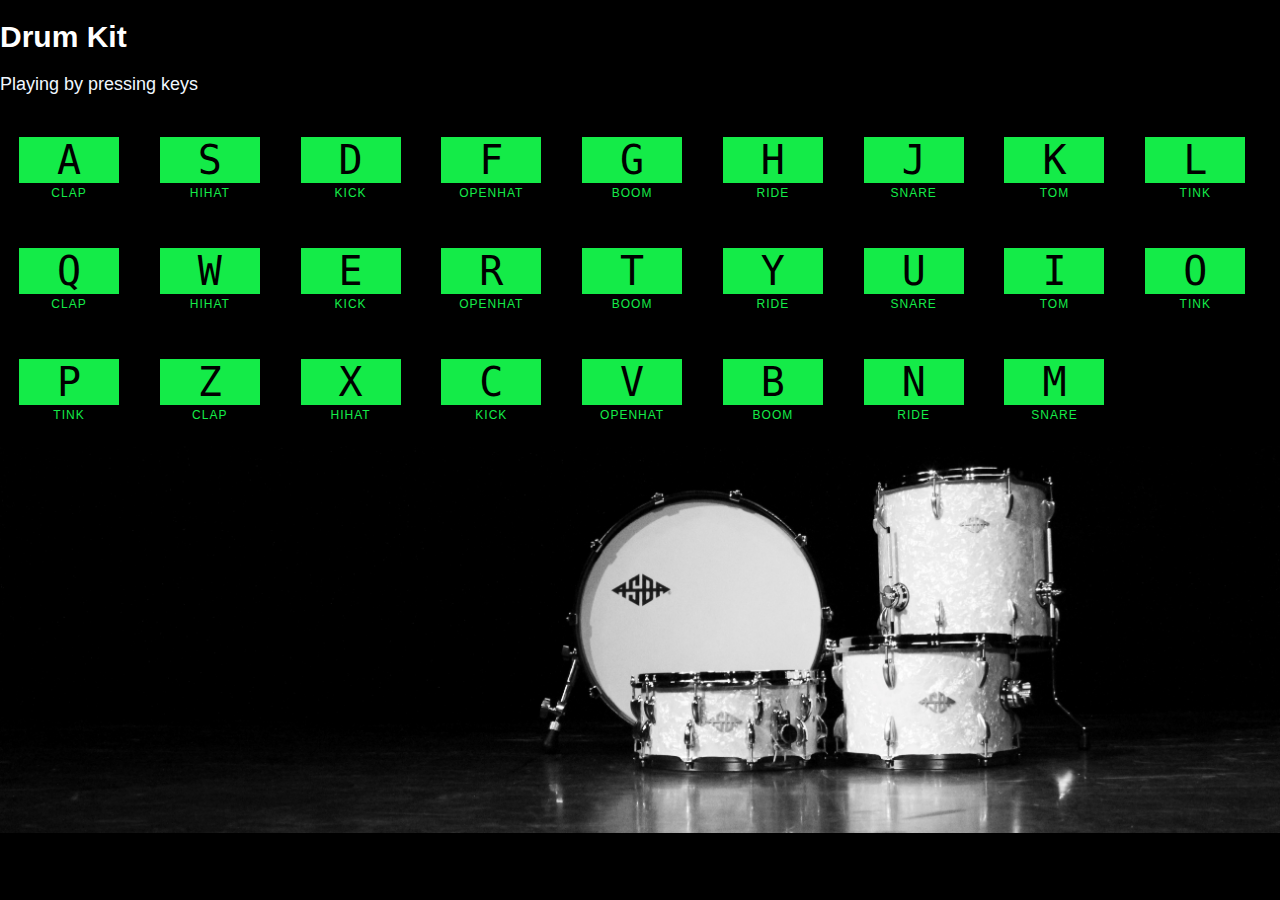
<file: 01 - JavaScript Drum Kit/index.html>
<!DOCTYPE html>
<html lang="en">
<head>
  <meta charset="UTF-8">
  <title>Drum Kit</title>
  <link rel="stylesheet" href="https://cdnjs.cloudflare.com/ajax/libs/twitter-bootstrap/4.0.0-alpha.4/css/bootstrap.min.css" integrity="sha512-FOS5ANNUsuvefA5Fm6hZBLsxqfF105LIysEgV8VNz29jZLVYIhI+MOLKPBmMXgkHhARFHf5pE7KbXOLE6TXW0A==" crossorigin="anonymous" referrerpolicy="no-referrer" />
  <link rel="stylesheet" href="style.css">
</head>
<body>


<div class="container">
  <div class="row">
    <div class="col-lg-12">
      <h1 class="text-center mt-5 pt-5">Drum Kit</h1>
<p class="text-center mt-2">Playing by pressing keys</p>

  <div class="keys">
    <div data-key="65" class="key">
      <kbd>A</kbd>
      <span class="sound">clap</span>
    </div>
    <div data-key="83" class="key">
      <kbd>S</kbd>
      <span class="sound">hihat</span>
    </div>
    <div data-key="68" class="key">
      <kbd>D</kbd>
      <span class="sound">kick</span>
    </div>
    <div data-key="70" class="key">
      <kbd>F</kbd>
      <span class="sound">openhat</span>
    </div>
    <div data-key="71" class="key">
      <kbd>G</kbd>
      <span class="sound">boom</span>
    </div>
    <div data-key="72" class="key">
      <kbd>H</kbd>
      <span class="sound">ride</span>
    </div>
    <div data-key="74" class="key">
      <kbd>J</kbd>
      <span class="sound">snare</span>
    </div>
    <div data-key="75" class="key">
      <kbd>K</kbd>
      <span class="sound">tom</span>
    </div>
    <div data-key="76" class="key">
      <kbd>L</kbd>
      <span class="sound">tink</span>
    </div>

<div data-key="81" class="key">
<kbd>Q</kbd>
      <span class="sound">clap</span>
    </div>
    <div data-key="87" class="key">
      <kbd>W</kbd>
      <span class="sound">hihat</span>
    </div>
    <div data-key="69" class="key">
      <kbd>E</kbd>
      <span class="sound">kick</span>
    </div>
    <div data-key="82" class="key">
      <kbd>R</kbd>
      <span class="sound">openhat</span>
    </div>
    <div data-key="84" class="key">
      <kbd>T</kbd>
      <span class="sound">boom</span>
    </div>
    <div data-key="89" class="key">
      <kbd>Y</kbd>
      <span class="sound">ride</span>
    </div>
    <div data-key="85" class="key">
      <kbd>U</kbd>
      <span class="sound">snare</span>
    </div>
    <div data-key="73" class="key">
      <kbd>I</kbd>
      <span class="sound">tom</span>
    </div>
    <div data-key="79" class="key">
      <kbd>O</kbd>
      <span class="sound">tink</span>
    </div>
    <div data-key="80" class="key">
      <kbd>P</kbd>
      <span class="sound">tink</span>
    </div>

    <div data-key="90" class="key">
      <kbd>Z</kbd>
            <span class="sound">clap</span>
          </div>
          <div data-key="88" class="key">
            <kbd>X</kbd>
            <span class="sound">hihat</span>
          </div>
          <div data-key="67" class="key">
            <kbd>C</kbd>
            <span class="sound">kick</span>
          </div>
          <div data-key="86" class="key">
            <kbd>V</kbd>
            <span class="sound">openhat</span>
          </div>
          <div data-key="66" class="key">
            <kbd>B</kbd>
            <span class="sound">boom</span>
          </div>
          <div data-key="78" class="key">
            <kbd>N</kbd>
            <span class="sound">ride</span>
          </div>
          <div data-key="77" class="key">
            <kbd>M</kbd>
            <span class="sound">snare</span>
          </div>
          
  </div>
</div>
</div>
</div>
  <div class="img">
    <img src="./background.jpg" alt="">
  </div>
  
  <audio data-key="65" src="sounds/clap.wav"></audio>
  <audio data-key="83" src="sounds/hihat.wav"></audio>
  <audio data-key="68" src="sounds/kick.wav"></audio>
  <audio data-key="70" src="sounds/openhat.wav"></audio>
  <audio data-key="71" src="sounds/boom.wav"></audio>
  <audio data-key="72" src="sounds/ride.wav"></audio>
  <audio data-key="74" src="sounds/snare.wav"></audio>
  <audio data-key="75" src="sounds/tom.wav"></audio>
  <audio data-key="76" src="sounds/tink.wav"></audio>

  <audio data-key="81" src="./sounds/xtra/dembow.mp3"></audio>
  <audio data-key="87" src="./sounds/xtra/fail.wav"></audio>
  <audio data-key="69" src="sounds/xtra/fillin.mp3"></audio>
  <audio data-key="82" src="sounds/xtra/kick-bass.mp3"></audio>
  <audio data-key="84" src="sounds/xtra/kickthebass.mp3"></audio>
  <audio data-key="89" src="sounds/xtra/punch.mp3"></audio>
  <audio data-key="85" src="sounds/xtra/wenk.wav"></audio>
  <audio data-key="73" src="sounds/tom.wav"></audio>
  <audio data-key="79" src="sounds/tink.wav"></audio>
  <audio data-key="80" src="sounds/tink.wav"></audio>

  <audio data-key="90" src="./sounds/xtra/dembow.mp3"></audio>
  <audio data-key="88" src="./sounds/xtra/fail.wav"></audio>
  <audio data-key="67" src="sounds/xtra/fillin.mp3"></audio>
  <audio data-key="86" src="sounds/xtra/kick-bass.mp3"></audio>
  <audio data-key="66" src="sounds/kick.wav"></audio>
  <audio data-key="78" src="sounds/boom.wav"></audio>
  <audio data-key="77" src="sounds/xtra/wenk.wav"></audio>



  <script src="https://code.jquery.com/jquery-3.2.1.slim.min.js" integrity="sha384-KJ3o2DKtIkvYIK3UENzmM7KCkRr/rE9/Qpg6aAZGJwFDMVNA/GpGFF93hXpG5KkN" crossorigin="anonymous"></script>
<script src="https://cdn.jsdelivr.net/npm/popper.js@1.12.9/dist/umd/popper.min.js" integrity="sha384-ApNbgh9B+Y1QKtv3Rn7W3mgPxhU9K/ScQsAP7hUibX39j7fakFPskvXusvfa0b4Q" crossorigin="anonymous"></script>
<script src="https://cdn.jsdelivr.net/npm/bootstrap@4.0.0/dist/js/bootstrap.min.js" integrity="sha384-JZR6Spejh4U02d8jOt6vLEHfe/JQGiRRSQQxSfFWpi1MquVdAyjUar5+76PVCmYl" crossorigin="anonymous"></script>
<script src="./main.js"></Script>

</script>


</body>
</html>
</file>
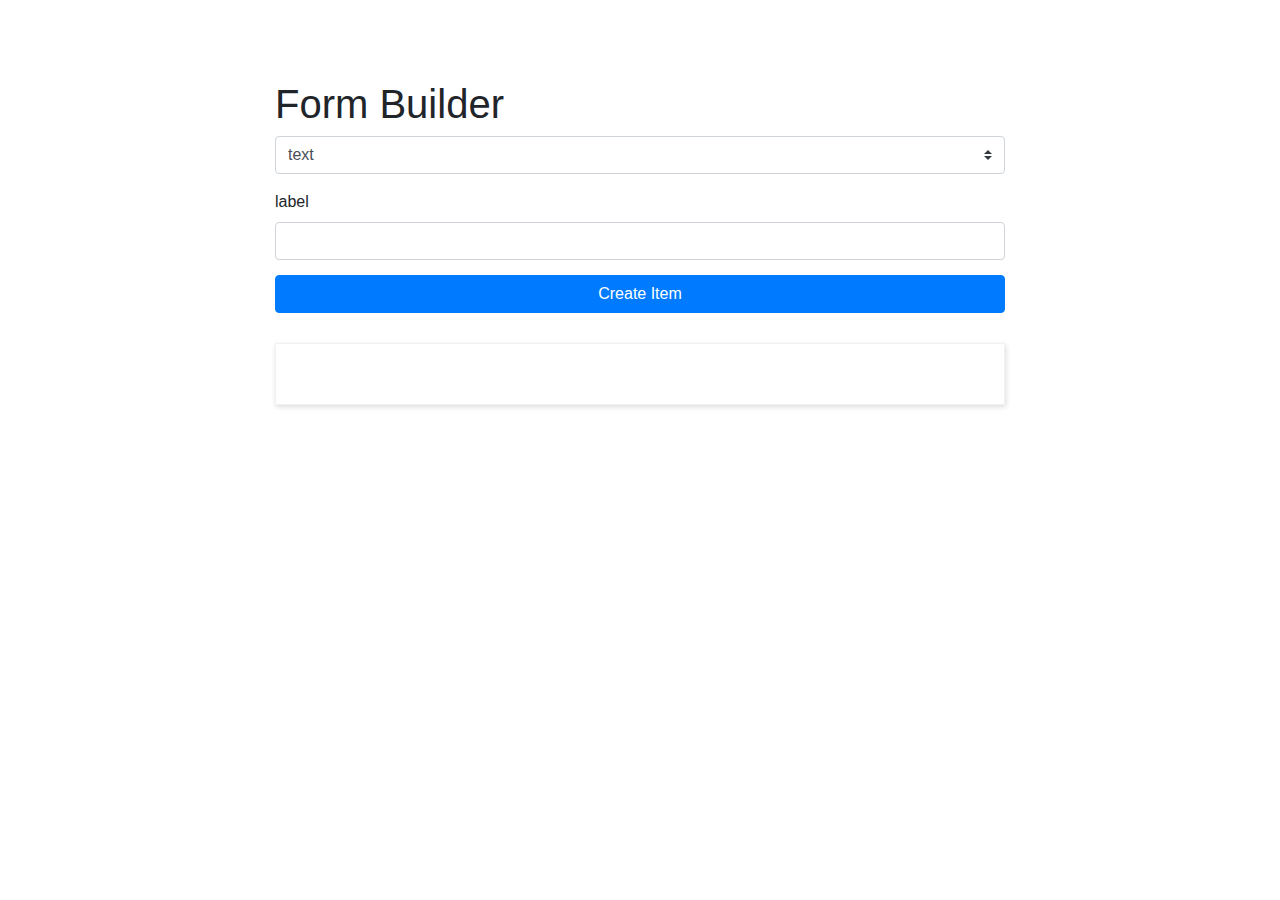
<file: 02 - Form Builder/index.html>
<!doctype html>
<html lang="en">
  <head>
    <meta charset="utf-8">
    <meta name="viewport" content="width=device-width, initial-scale=1, shrink-to-fit=no">
 
    <link rel="stylesheet" href="https://cdn.jsdelivr.net/npm/bootstrap@4.0.0/dist/css/bootstrap.min.css" integrity="sha384-Gn5384xqQ1aoWXA+058RXPxPg6fy4IWvTNh0E263XmFcJlSAwiGgFAW/dAiS6JXm" crossorigin="anonymous">
    <link rel="stylesheet" href="./assets/style.css">
    <title>Form builder</title>
  </head>
  <body>
    <div class="space"></div>
    <div class="container">
        <div class="row justify-content-center">
            <div class="col-lg-8">
              <h1>Form Builder</h1>
                <div class="input-group mb-3">
                    <select class="custom-select" id="inputGroupSelect02">
                      <option selected>text</option>
                      <option value="number">Number</option>
                      <option value="date">Date</option>
                      <option value="textarea">Textarea</option>
                      <option value="submit">Submit</option>
                    </select>
                </div> 
                <div class="mainContent">
                  <label class="label-control" for="">label</label>
                    <input type="text" class="form-control labelInput">
                </div>  
                <div class="mainContent">
                    <button class="btn btnEle btn-primary">Create Item</button>
                </div>  
            </div>
            
        </div>
        <div class="row justify-content-center">
            <div class="col-lg-8">
                <div class="output">  
                </div>  
                
            </div>
            
        </div>
    </div>

   
    <script src="https://code.jquery.com/jquery-3.2.1.slim.min.js" integrity="sha384-KJ3o2DKtIkvYIK3UENzmM7KCkRr/rE9/Qpg6aAZGJwFDMVNA/GpGFF93hXpG5KkN" crossorigin="anonymous"></script>
    <script src="https://cdn.jsdelivr.net/npm/popper.js@1.12.9/dist/umd/popper.min.js" integrity="sha384-ApNbgh9B+Y1QKtv3Rn7W3mgPxhU9K/ScQsAP7hUibX39j7fakFPskvXusvfa0b4Q" crossorigin="anonymous"></script>
    <script src="https://cdn.jsdelivr.net/npm/bootstrap@4.0.0/dist/js/bootstrap.min.js" integrity="sha384-JZR6Spejh4U02d8jOt6vLEHfe/JQGiRRSQQxSfFWpi1MquVdAyjUar5+76PVCmYl" crossorigin="anonymous"></script>
    <script src="./assets/main.js"></script>
  </body>
</html>
</file>
<file: 01 - JavaScript Drum Kit/style.css>
html {
  font-size: 10px;
  
}

body,html {
  margin: 0;
  padding: 0;
  font-family: sans-serif;
  background-color: black;
}
body{
 
}

.keys {
  /* display: flex; */
  /* flex: 1; */
  align-items: center;
  justify-content: center;
  /* background: url('./background.jpg') bottom center;
  background-size: cover; */
  /* margin-top: 400px; */
}

.key {
  border: .4rem solid black;
  border-radius: .5rem;
  margin: 1rem;
  font-size: 1.5rem;
  padding: 1rem .5rem;
  transition: all .07s ease;
  width: 10rem;
  text-align: center;
  color: white;
  background: rgba(0,0,0,0.4);
  text-shadow: 0 0 .5rem black;
  display: inline-block;
}

.playing {
  transform: scale(1.1);
  border-color: #ffc600;
  box-shadow: 0 0 1rem #ffc600;
}

kbd {
  display: block;
  font-size: 4rem;
  color:#000;
  background-color: #14EB48;
  text-shadow: none;
}

.sound {
  font-size: 1.2rem;
  text-transform: uppercase;
  letter-spacing: .1rem;
  color: #14EB48;
}
.img img{
  max-height: 100%;
  background-size: cover;
  max-width: 100%;
}
h1{
  color:#fff;
  font-size: 30px;
}
p{
  color:aliceblue;
  font-size: 18px;

}
</file>
<file: 02 - Form Builder/assets/style.css>
.space{
    margin-top: 80px;
}
.btn{
    width: 100%;
    margin-top: 15px;
}
.output{
    padding: 30px;
    box-shadow: 1px 2px 5px #ddd;
    margin-top: 30px;
    border:1px solid #f1f1f1;
}
</file>
